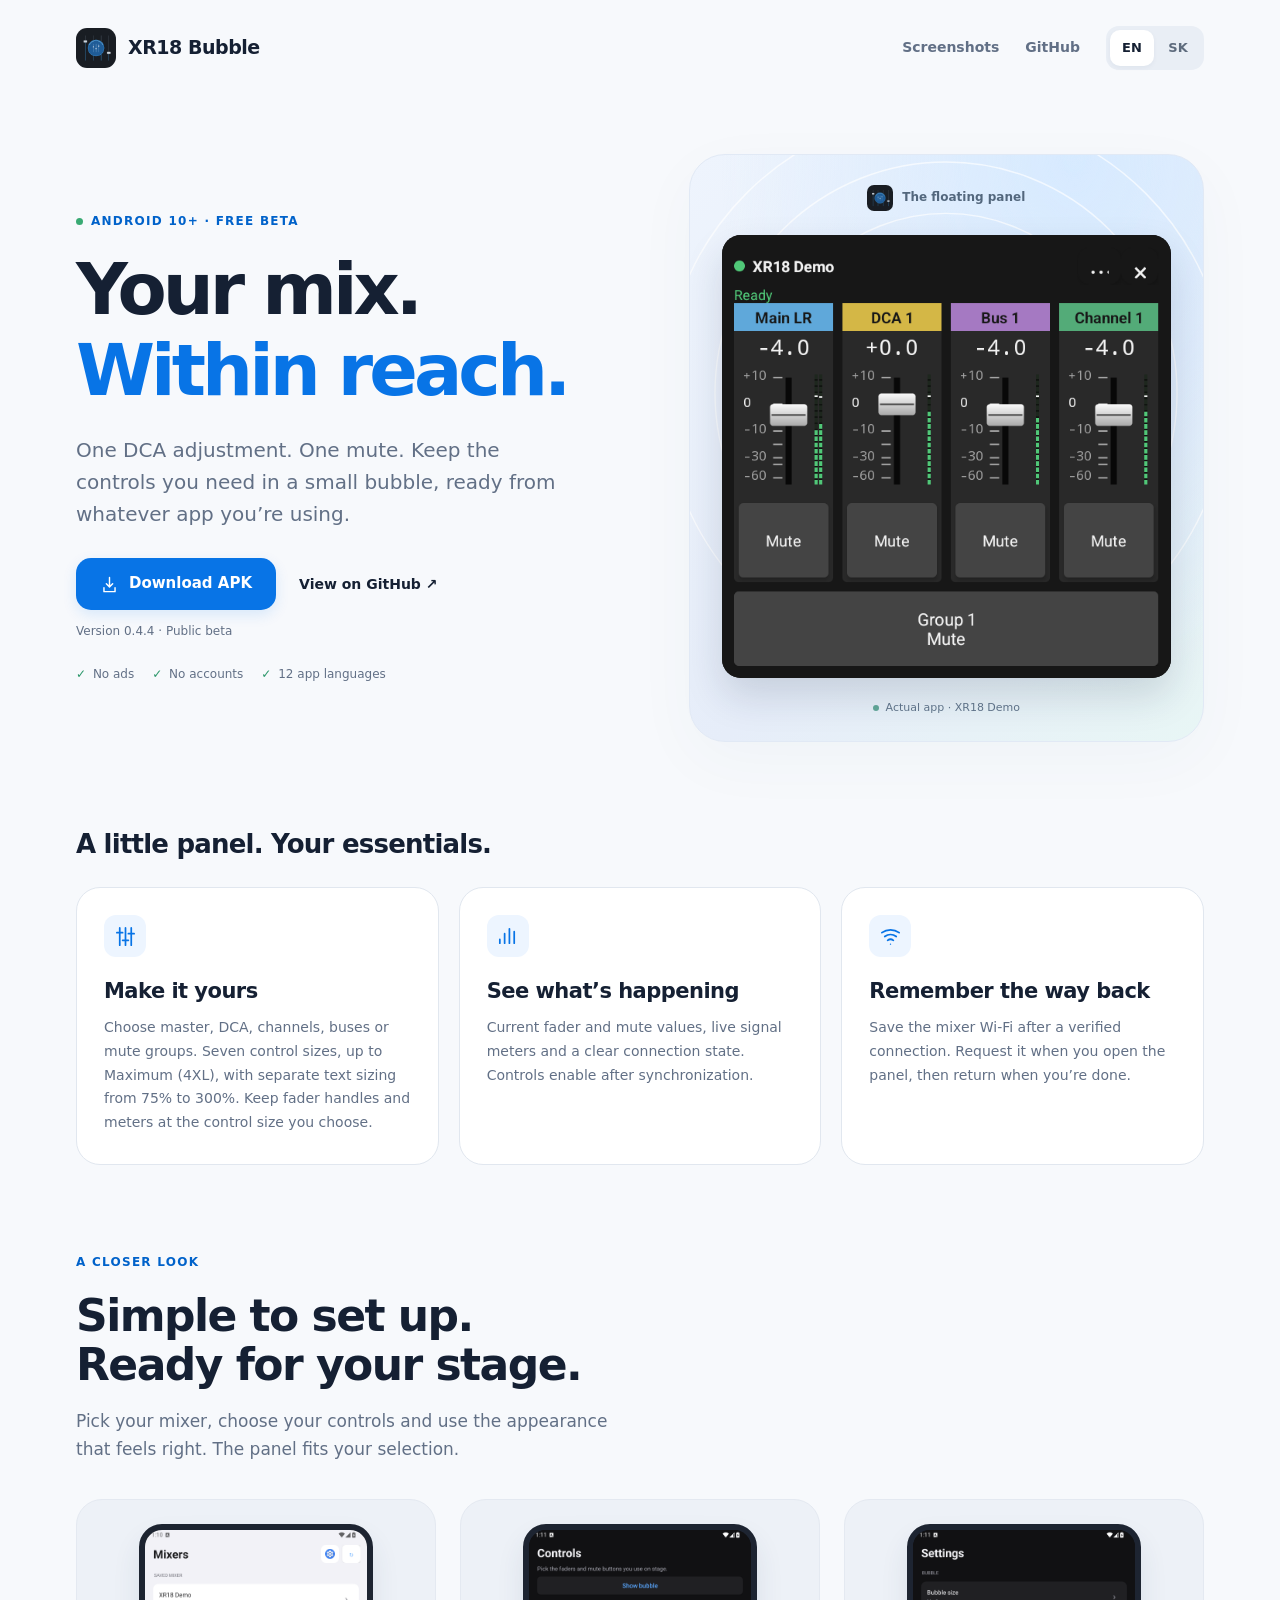
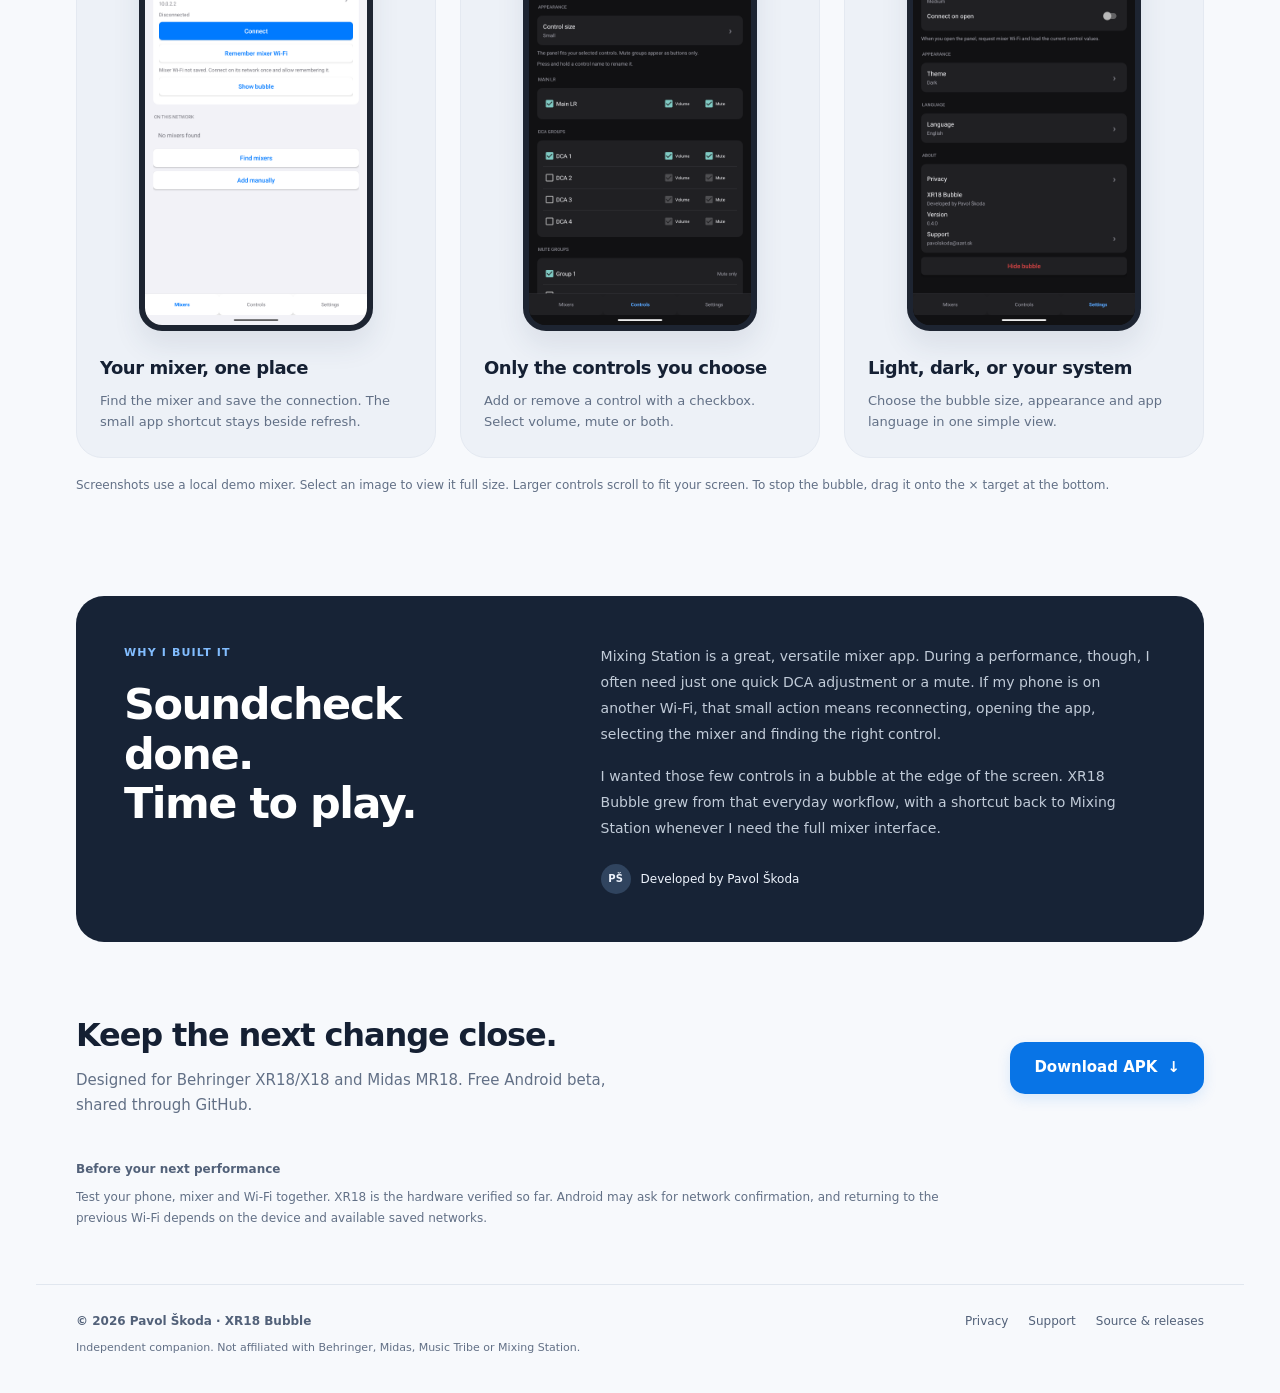
<file: index.html>
<!doctype html>
<html lang="en">
<head>
  <meta charset="utf-8">
  <meta name="viewport" content="width=device-width,initial-scale=1">
  <meta name="description" content="Your essential XR18 mixer controls in a small floating Android panel. Free beta, developed by Pavol Škoda.">
  <meta name="theme-color" content="#f7f9fc">
  <title>XR18 Bubble — Pavol Škoda</title>
  <link rel="canonical" href="https://palkoskoda.github.io/xr18-bubble/">
  <link rel="alternate" hreflang="en" href="https://palkoskoda.github.io/xr18-bubble/">
  <link rel="alternate" hreflang="sk" href="https://palkoskoda.github.io/xr18-bubble/sk/">
  <link rel="alternate" hreflang="x-default" href="https://palkoskoda.github.io/xr18-bubble/">
  <meta property="og:title" content="XR18 Bubble — Pavol Škoda">
  <meta property="og:description" content="Your essential XR18 mixer controls in a small floating Android panel. Free beta, developed by Pavol Škoda.">
  <meta property="og:image" content="https://palkoskoda.github.io/xr18-bubble/assets/feature.png">
  <meta property="og:type" content="website">
  <link rel="icon" href="icon.png">
  <link rel="stylesheet" href="styles.css?v=2">
</head>
<body>
<a class="skip-link" href="#main-content">Skip to content</a>
<header class="site-header shell">
  <a class="brand" href="index.html"><img src="icon.png" alt="" width="40" height="40">XR18 Bubble</a>
  <nav aria-label="Main navigation">
    <a class="nav-secondary" href="#screenshots">Screenshots</a><a class="nav-secondary" href="https://github.com/palkoskoda/xr18-bubble">GitHub</a><div class="language-switch" aria-label="Website language"><a href="index.html" lang="en" hreflang="en" aria-current="page">EN</a><a href="sk/index.html" lang="sk" hreflang="sk">SK</a></div>
  </nav>
</header>
<main id="main-content">
  <section class="hero shell">
    <div class="hero-copy">
      <p class="eyebrow"><span class="status-dot" aria-hidden="true"></span>Android 10+ · Free beta</p>
      <h1>Your mix.<br><span>Within reach.</span></h1>
      <p class="lead">One DCA adjustment. One mute. Keep the controls you need in a small bubble, ready from whatever app you’re using.</p>
      <div class="hero-actions"><a class="button" href="https://github.com/palkoskoda/xr18-bubble/releases/download/v0.4.4-beta/xr18-bubble-0.4.4.apk"><svg viewBox="0 0 24 24" aria-hidden="true"><path d="M12 3v12m-4-4 4 4 4-4M5 16v5h14v-5"/></svg>Download APK</a><a class="text-link" href="https://github.com/palkoskoda/xr18-bubble">View on GitHub <span aria-hidden="true">↗</span></a></div>
      <p class="download-note">Version 0.4.4 · Public beta</p>
      <ul class="trust-list"><li><span aria-hidden="true">✓</span> No ads</li><li><span aria-hidden="true">✓</span> No accounts</li><li><span aria-hidden="true">✓</span> 12 app languages</li></ul>
    </div>
    <figure class="hero-scene">
      <svg class="scene-orbits" viewBox="0 0 600 600" aria-hidden="true"><circle cx="300" cy="300" r="275"/><circle cx="300" cy="300" r="225"/><circle cx="300" cy="300" r="175"/></svg>
      <div class="scene-title"><img src="icon.png" width="26" height="26" alt="">The floating panel</div>
      <a class="native-panel" href="assets/panel.png" aria-label="XR18 Bubble floating panel showing master, DCA, bus and channel faders, signal meters and a mute group."><img src="assets/panel.png" alt="XR18 Bubble floating panel showing master, DCA, bus and channel faders, signal meters and a mute group." width="1080" height="1920" fetchpriority="high"></a>
      <figcaption><span class="demo-dot" aria-hidden="true"></span>Actual app · XR18 Demo</figcaption>
    </figure>
  </section>
  <section class="features shell" aria-labelledby="features-title">
    <h2 id="features-title">A little panel. Your essentials.</h2>
    <div class="feature-grid"><article class="feature-card"><span class="feature-icon"><svg viewBox="0 0 24 24" aria-hidden="true"><path d="M6 3v18M18 3v18M12 3v18M3 8h6m0 8h6m0-7h6"/></svg></span><h3>Make it yours</h3><p>Choose master, DCA, channels, buses or mute groups. Seven control sizes, up to Maximum (4XL), with separate text sizing from 75% to 300%. Keep fader handles and meters at the control size you choose.</p></article>
<article class="feature-card"><span class="feature-icon"><svg viewBox="0 0 24 24" aria-hidden="true"><path d="M4 19v-4m5 4V9m5 10V4m5 15V7"/></svg></span><h3>See what’s happening</h3><p>Current fader and mute values, live signal meters and a clear connection state. Controls enable after synchronization.</p></article>
<article class="feature-card"><span class="feature-icon"><svg viewBox="0 0 24 24" aria-hidden="true"><path d="M3 8a15 15 0 0 1 18 0M6 12a10 10 0 0 1 12 0m-9 4a5 5 0 0 1 6 0"/><circle cx="12" cy="20" r=".7" fill="currentColor" stroke="none"/></svg></span><h3>Remember the way back</h3><p>Save the mixer Wi-Fi after a verified connection. Request it when you open the panel, then return when you’re done.</p></article></div>
  </section>
  <section class="gallery-section shell" id="screenshots" aria-labelledby="gallery-title">
    <div class="section-heading"><p class="eyebrow">A closer look</p><h2 id="gallery-title">Simple to set up.<br>Ready for your stage.</h2><p>Pick your mixer, choose your controls and use the appearance that feels right. The panel fits your selection.</p></div>
    <div class="screenshot-grid"><figure class="screenshot-card"><a class="screen-link" href="assets/en/mixers.png" aria-label="Your mixer, one place"><img src="assets/en/mixers.png" alt="Your mixer, one place" width="1080" height="1920" loading="lazy" decoding="async"></a><figcaption><h3>Your mixer, one place</h3><p>Find the mixer and save the connection. The small app shortcut stays beside refresh.</p></figcaption></figure>
<figure class="screenshot-card"><a class="screen-link" href="assets/en/controls.png" aria-label="Only the controls you choose"><img src="assets/en/controls.png" alt="Only the controls you choose" width="1080" height="1920" loading="lazy" decoding="async"></a><figcaption><h3>Only the controls you choose</h3><p>Add or remove a control with a checkbox. Select volume, mute or both.</p></figcaption></figure>
<figure class="screenshot-card"><a class="screen-link" href="assets/en/settings.png" aria-label="Light, dark, or your system"><img src="assets/en/settings.png" alt="Light, dark, or your system" width="1080" height="1920" loading="lazy" decoding="async"></a><figcaption><h3>Light, dark, or your system</h3><p>Choose the bubble size, appearance and app language in one simple view.</p></figcaption></figure></div>
    <p class="gallery-note">Screenshots use a local demo mixer. Select an image to view it full size. Larger controls scroll to fit your screen. To stop the bubble, drag it onto the × target at the bottom.</p>
  </section>
  <section class="story-section shell" aria-labelledby="story-title">
    <div class="story-card"><div><p class="eyebrow">Why I built it</p><h2 id="story-title">Soundcheck done.<br>Time to play.</h2></div><div class="story-copy"><p>Mixing Station is a great, versatile mixer app. During a performance, though, I often need just one quick DCA adjustment or a mute. If my phone is on another Wi-Fi, that small action means reconnecting, opening the app, selecting the mixer and finding the right control.</p><p>I wanted those few controls in a bubble at the edge of the screen. XR18 Bubble grew from that everyday workflow, with a shortcut back to Mixing Station whenever I need the full mixer interface.</p><p class="author"><span aria-hidden="true">PŠ</span>Developed by Pavol Škoda</p></div></div>
  </section>
  <section class="download-section shell" aria-labelledby="download-title">
    <div><h2 id="download-title">Keep the next change close.</h2><p>Designed for Behringer XR18/X18 and Midas MR18. Free Android beta, shared through GitHub.</p></div><a class="button" href="https://github.com/palkoskoda/xr18-bubble/releases/download/v0.4.4-beta/xr18-bubble-0.4.4.apk">Download APK <span aria-hidden="true">↓</span></a>
  </section>
  <aside class="compatibility shell"><strong>Before your next performance</strong><p>Test your phone, mixer and Wi-Fi together. XR18 is the hardware verified so far. Android may ask for network confirmation, and returning to the previous Wi-Fi depends on the device and available saved networks.</p></aside>
</main>
<footer class="site-footer shell">
  <div><p class="footer-author">© 2026 Pavol Škoda · XR18 Bubble</p><p class="independent">Independent companion. Not affiliated with Behringer, Midas, Music Tribe or Mixing Station.</p></div>
  <nav aria-label="Footer"><a href="privacy.html">Privacy</a><a href="mailto:pavolskoda@azet.sk">Support</a><a href="https://github.com/palkoskoda/xr18-bubble">Source & releases</a></nav>
</footer>
</body>
</html>
</file>
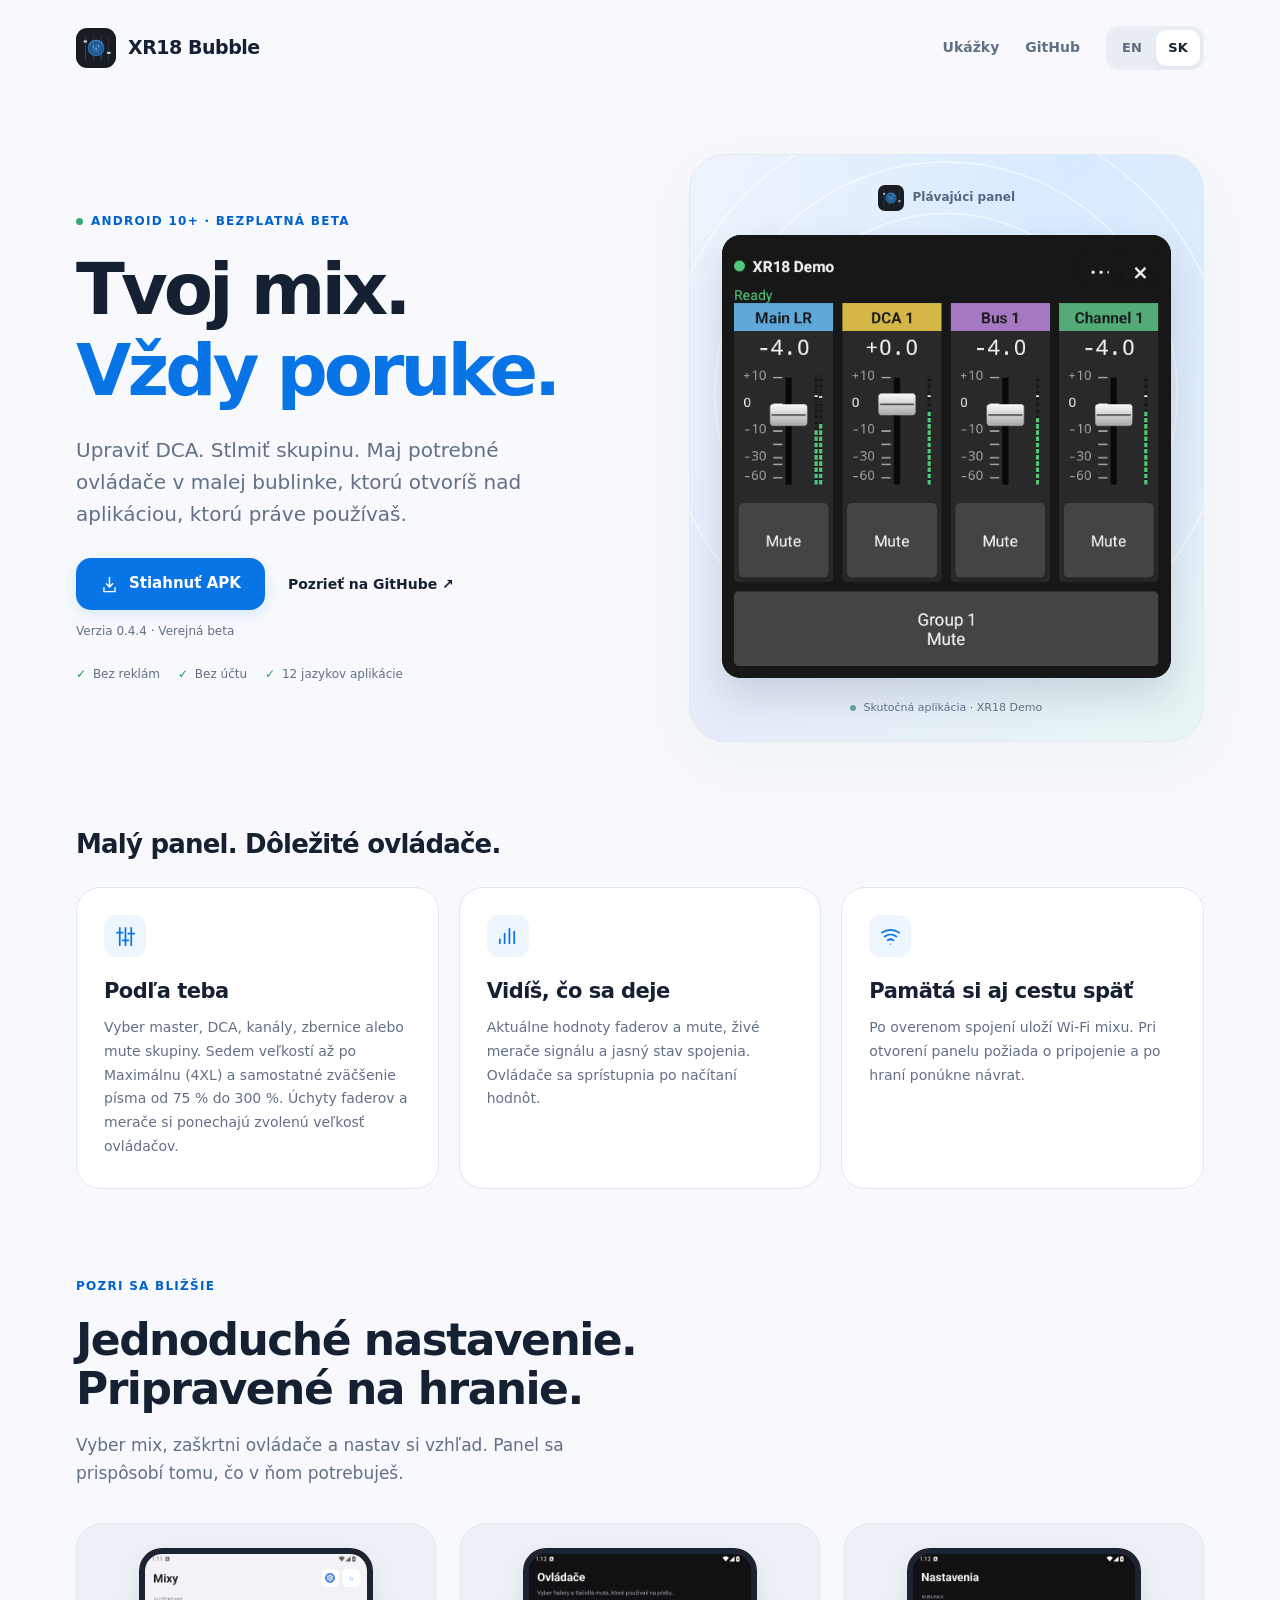
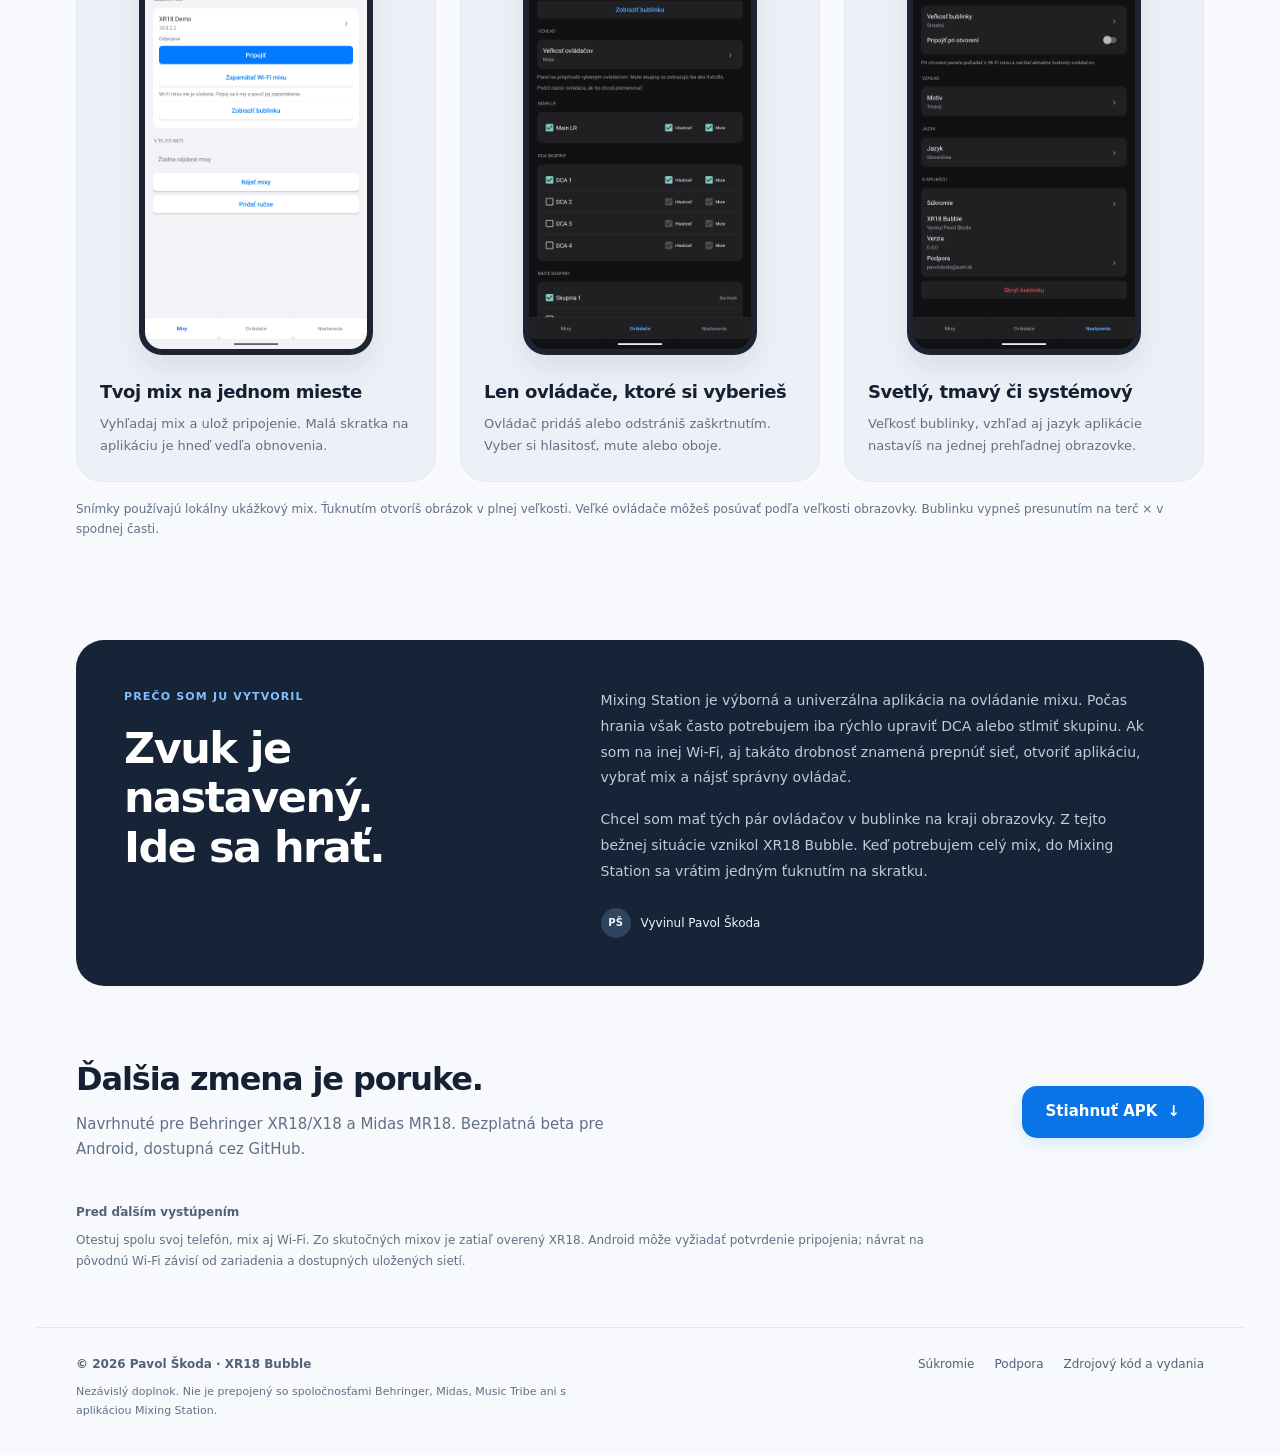
<file: sk/index.html>
<!doctype html>
<html lang="sk">
<head>
  <meta charset="utf-8">
  <meta name="viewport" content="width=device-width,initial-scale=1">
  <meta name="description" content="Dôležité ovládače mixu XR18 v malom plávajúcom paneli pre Android. Bezplatná beta, vyvinul Pavol Škoda.">
  <meta name="theme-color" content="#f7f9fc">
  <title>XR18 Bubble — Pavol Škoda</title>
  <link rel="canonical" href="https://palkoskoda.github.io/xr18-bubble/sk/">
  <link rel="alternate" hreflang="en" href="https://palkoskoda.github.io/xr18-bubble/">
  <link rel="alternate" hreflang="sk" href="https://palkoskoda.github.io/xr18-bubble/sk/">
  <link rel="alternate" hreflang="x-default" href="https://palkoskoda.github.io/xr18-bubble/">
  <meta property="og:title" content="XR18 Bubble — Pavol Škoda">
  <meta property="og:description" content="Dôležité ovládače mixu XR18 v malom plávajúcom paneli pre Android. Bezplatná beta, vyvinul Pavol Škoda.">
  <meta property="og:image" content="https://palkoskoda.github.io/xr18-bubble/assets/feature.png">
  <meta property="og:type" content="website">
  <link rel="icon" href="../icon.png">
  <link rel="stylesheet" href="../styles.css?v=2">
</head>
<body>
<a class="skip-link" href="#main-content">Prejsť na obsah</a>
<header class="site-header shell">
  <a class="brand" href="index.html"><img src="../icon.png" alt="" width="40" height="40">XR18 Bubble</a>
  <nav aria-label="Hlavná navigácia">
    <a class="nav-secondary" href="#screenshots">Ukážky</a><a class="nav-secondary" href="https://github.com/palkoskoda/xr18-bubble">GitHub</a><div class="language-switch" aria-label="Jazyk webu"><a href="../index.html" lang="en" hreflang="en">EN</a><a href="index.html" lang="sk" hreflang="sk" aria-current="page">SK</a></div>
  </nav>
</header>
<main id="main-content">
  <section class="hero shell">
    <div class="hero-copy">
      <p class="eyebrow"><span class="status-dot" aria-hidden="true"></span>Android 10+ · Bezplatná beta</p>
      <h1>Tvoj mix.<br><span>Vždy poruke.</span></h1>
      <p class="lead">Upraviť DCA. Stlmiť skupinu. Maj potrebné ovládače v malej bublinke, ktorú otvoríš nad aplikáciou, ktorú práve používaš.</p>
      <div class="hero-actions"><a class="button" href="https://github.com/palkoskoda/xr18-bubble/releases/download/v0.4.4-beta/xr18-bubble-0.4.4.apk"><svg viewBox="0 0 24 24" aria-hidden="true"><path d="M12 3v12m-4-4 4 4 4-4M5 16v5h14v-5"/></svg>Stiahnuť APK</a><a class="text-link" href="https://github.com/palkoskoda/xr18-bubble">Pozrieť na GitHube <span aria-hidden="true">↗</span></a></div>
      <p class="download-note">Verzia 0.4.4 · Verejná beta</p>
      <ul class="trust-list"><li><span aria-hidden="true">✓</span> Bez reklám</li><li><span aria-hidden="true">✓</span> Bez účtu</li><li><span aria-hidden="true">✓</span> 12 jazykov aplikácie</li></ul>
    </div>
    <figure class="hero-scene">
      <svg class="scene-orbits" viewBox="0 0 600 600" aria-hidden="true"><circle cx="300" cy="300" r="275"/><circle cx="300" cy="300" r="225"/><circle cx="300" cy="300" r="175"/></svg>
      <div class="scene-title"><img src="../icon.png" width="26" height="26" alt="">Plávajúci panel</div>
      <a class="native-panel" href="../assets/panel.png" aria-label="Plávajúci panel XR18 Bubble s fadermi mastera, DCA, zbernice a kanála, meračmi signálu a tlačidlom mute skupiny."><img src="../assets/panel.png" alt="Plávajúci panel XR18 Bubble s fadermi mastera, DCA, zbernice a kanála, meračmi signálu a tlačidlom mute skupiny." width="1080" height="1920" fetchpriority="high"></a>
      <figcaption><span class="demo-dot" aria-hidden="true"></span>Skutočná aplikácia · XR18 Demo</figcaption>
    </figure>
  </section>
  <section class="features shell" aria-labelledby="features-title">
    <h2 id="features-title">Malý panel. Dôležité ovládače.</h2>
    <div class="feature-grid"><article class="feature-card"><span class="feature-icon"><svg viewBox="0 0 24 24" aria-hidden="true"><path d="M6 3v18M18 3v18M12 3v18M3 8h6m0 8h6m0-7h6"/></svg></span><h3>Podľa teba</h3><p>Vyber master, DCA, kanály, zbernice alebo mute skupiny. Sedem veľkostí až po Maximálnu (4XL) a samostatné zväčšenie písma od 75 % do 300 %. Úchyty faderov a merače si ponechajú zvolenú veľkosť ovládačov.</p></article>
<article class="feature-card"><span class="feature-icon"><svg viewBox="0 0 24 24" aria-hidden="true"><path d="M4 19v-4m5 4V9m5 10V4m5 15V7"/></svg></span><h3>Vidíš, čo sa deje</h3><p>Aktuálne hodnoty faderov a mute, živé merače signálu a jasný stav spojenia. Ovládače sa sprístupnia po načítaní hodnôt.</p></article>
<article class="feature-card"><span class="feature-icon"><svg viewBox="0 0 24 24" aria-hidden="true"><path d="M3 8a15 15 0 0 1 18 0M6 12a10 10 0 0 1 12 0m-9 4a5 5 0 0 1 6 0"/><circle cx="12" cy="20" r=".7" fill="currentColor" stroke="none"/></svg></span><h3>Pamätá si aj cestu späť</h3><p>Po overenom spojení uloží Wi-Fi mixu. Pri otvorení panelu požiada o pripojenie a po hraní ponúkne návrat.</p></article></div>
  </section>
  <section class="gallery-section shell" id="screenshots" aria-labelledby="gallery-title">
    <div class="section-heading"><p class="eyebrow">Pozri sa bližšie</p><h2 id="gallery-title">Jednoduché nastavenie.<br>Pripravené na hranie.</h2><p>Vyber mix, zaškrtni ovládače a nastav si vzhľad. Panel sa prispôsobí tomu, čo v ňom potrebuješ.</p></div>
    <div class="screenshot-grid"><figure class="screenshot-card"><a class="screen-link" href="../assets/sk/mixers.png" aria-label="Tvoj mix na jednom mieste"><img src="../assets/sk/mixers.png" alt="Tvoj mix na jednom mieste" width="1080" height="1920" loading="lazy" decoding="async"></a><figcaption><h3>Tvoj mix na jednom mieste</h3><p>Vyhľadaj mix a ulož pripojenie. Malá skratka na aplikáciu je hneď vedľa obnovenia.</p></figcaption></figure>
<figure class="screenshot-card"><a class="screen-link" href="../assets/sk/controls.png" aria-label="Len ovládače, ktoré si vyberieš"><img src="../assets/sk/controls.png" alt="Len ovládače, ktoré si vyberieš" width="1080" height="1920" loading="lazy" decoding="async"></a><figcaption><h3>Len ovládače, ktoré si vyberieš</h3><p>Ovládač pridáš alebo odstrániš zaškrtnutím. Vyber si hlasitosť, mute alebo oboje.</p></figcaption></figure>
<figure class="screenshot-card"><a class="screen-link" href="../assets/sk/settings.png" aria-label="Svetlý, tmavý či systémový"><img src="../assets/sk/settings.png" alt="Svetlý, tmavý či systémový" width="1080" height="1920" loading="lazy" decoding="async"></a><figcaption><h3>Svetlý, tmavý či systémový</h3><p>Veľkosť bublinky, vzhľad aj jazyk aplikácie nastavíš na jednej prehľadnej obrazovke.</p></figcaption></figure></div>
    <p class="gallery-note">Snímky používajú lokálny ukážkový mix. Ťuknutím otvoríš obrázok v plnej veľkosti. Veľké ovládače môžeš posúvať podľa veľkosti obrazovky. Bublinku vypneš presunutím na terč × v spodnej časti.</p>
  </section>
  <section class="story-section shell" aria-labelledby="story-title">
    <div class="story-card"><div><p class="eyebrow">Prečo som ju vytvoril</p><h2 id="story-title">Zvuk je nastavený.<br>Ide sa hrať.</h2></div><div class="story-copy"><p>Mixing Station je výborná a univerzálna aplikácia na ovládanie mixu. Počas hrania však často potrebujem iba rýchlo upraviť DCA alebo stlmiť skupinu. Ak som na inej Wi-Fi, aj takáto drobnosť znamená prepnúť sieť, otvoriť aplikáciu, vybrať mix a nájsť správny ovládač.</p><p>Chcel som mať tých pár ovládačov v bublinke na kraji obrazovky. Z tejto bežnej situácie vznikol XR18 Bubble. Keď potrebujem celý mix, do Mixing Station sa vrátim jedným ťuknutím na skratku.</p><p class="author"><span aria-hidden="true">PŠ</span>Vyvinul Pavol Škoda</p></div></div>
  </section>
  <section class="download-section shell" aria-labelledby="download-title">
    <div><h2 id="download-title">Ďalšia zmena je poruke.</h2><p>Navrhnuté pre Behringer XR18/X18 a Midas MR18. Bezplatná beta pre Android, dostupná cez GitHub.</p></div><a class="button" href="https://github.com/palkoskoda/xr18-bubble/releases/download/v0.4.4-beta/xr18-bubble-0.4.4.apk">Stiahnuť APK <span aria-hidden="true">↓</span></a>
  </section>
  <aside class="compatibility shell"><strong>Pred ďalším vystúpením</strong><p>Otestuj spolu svoj telefón, mix aj Wi-Fi. Zo skutočných mixov je zatiaľ overený XR18. Android môže vyžiadať potvrdenie pripojenia; návrat na pôvodnú Wi-Fi závisí od zariadenia a dostupných uložených sietí.</p></aside>
</main>
<footer class="site-footer shell">
  <div><p class="footer-author">© 2026 Pavol Škoda · XR18 Bubble</p><p class="independent">Nezávislý doplnok. Nie je prepojený so spoločnosťami Behringer, Midas, Music Tribe ani s aplikáciou Mixing Station.</p></div>
  <nav aria-label="Päta stránky"><a href="privacy.html">Súkromie</a><a href="mailto:pavolskoda@azet.sk">Podpora</a><a href="https://github.com/palkoskoda/xr18-bubble">Zdrojový kód a vydania</a></nav>
</footer>
</body>
</html>
</file>
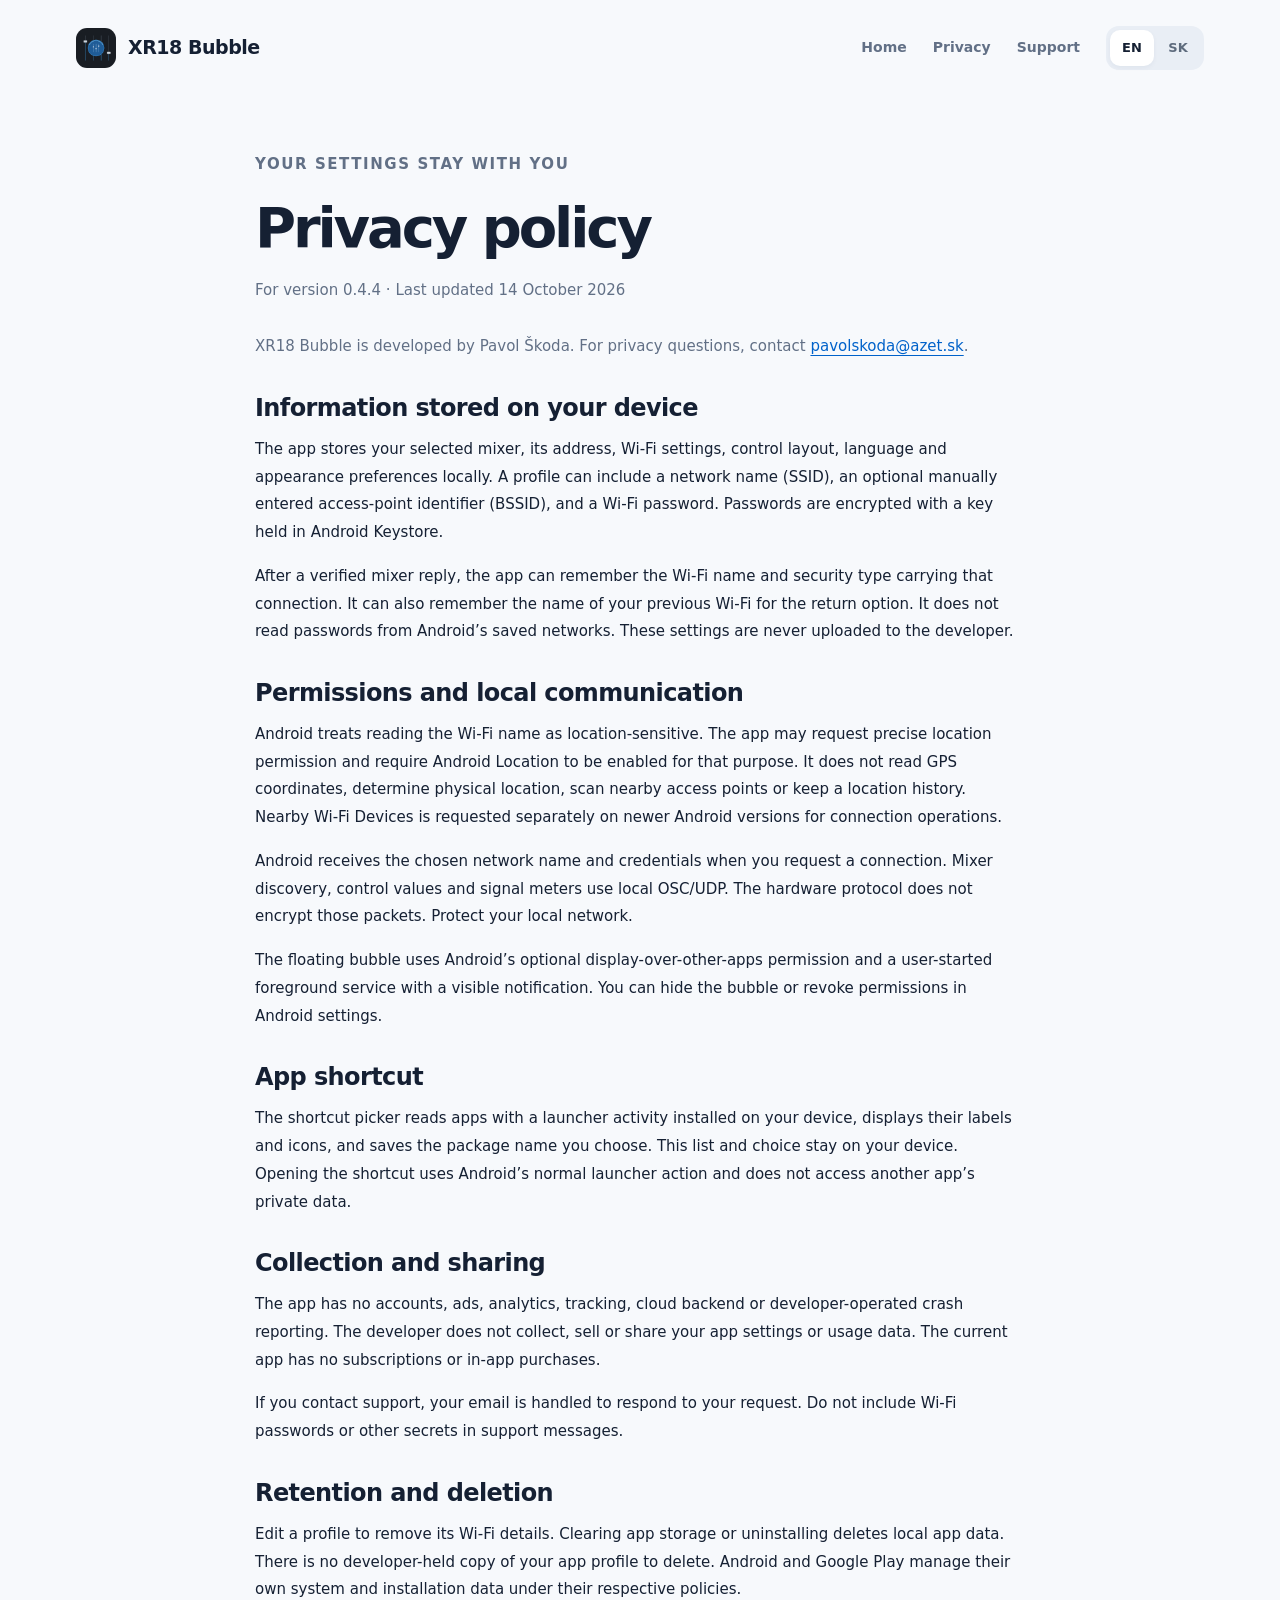
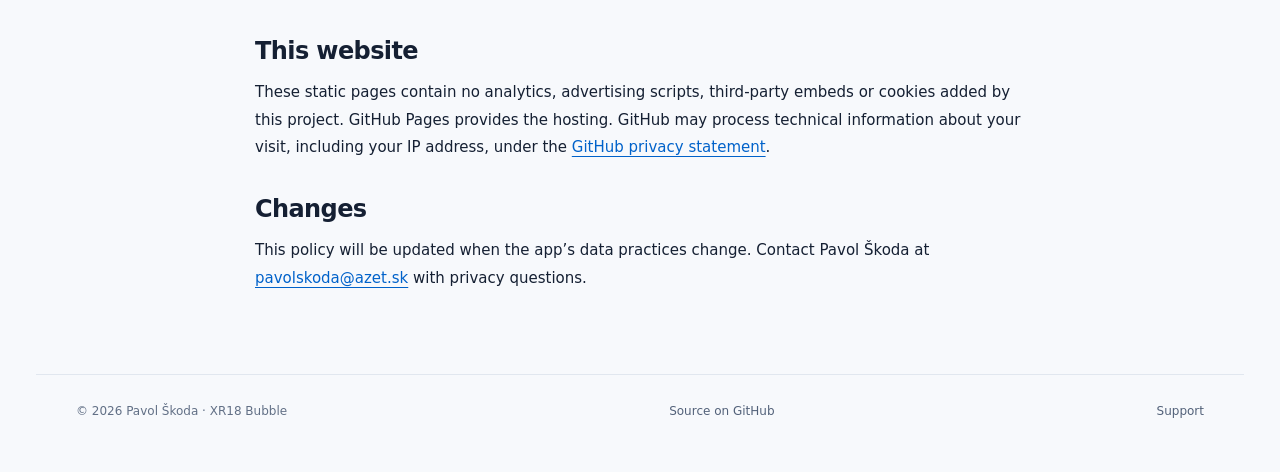
<file: privacy.html>
<!doctype html>
<html lang="en">
<head>
  <meta charset="utf-8">
  <meta name="viewport" content="width=device-width, initial-scale=1">
  <meta name="description" content="How XR18 Bubble handles local mixer settings, Wi-Fi details and app permissions.">
  <title>Privacy — XR18 Bubble</title>
  <link rel="canonical" href="https://palkoskoda.github.io/xr18-bubble/privacy.html">
  <link rel="alternate" hreflang="en" href="https://palkoskoda.github.io/xr18-bubble/privacy.html">
  <link rel="alternate" hreflang="sk" href="https://palkoskoda.github.io/xr18-bubble/sk/privacy.html">
  <link rel="icon" href="icon.png">
  <link rel="stylesheet" href="styles.css?v=2">
</head>
<body class="legal-page">
  <header class="site-header shell">
    <a class="brand" href="index.html"><img src="icon.png" width="40" height="40" alt="">XR18 Bubble</a>
    <nav aria-label="Main navigation">
      <a href="index.html">Home</a>
      <a href="privacy.html" aria-current="page">Privacy</a>
      <a href="mailto:pavolskoda@azet.sk">Support</a>
      <div class="language-switch" aria-label="Language">
        <a href="privacy.html" hreflang="en" lang="en" aria-current="page">EN</a>
        <a href="sk/privacy.html" hreflang="sk" lang="sk">SK</a>
      </div>
    </nav>
  </header>
  <main class="legal shell">
    <p class="eyebrow">Your settings stay with you</p>
    <h1>Privacy policy</h1>
    <p class="legal-meta">For version 0.4.4 · Last updated 14 October 2026</p>
    <p>XR18 Bubble is developed by Pavol Škoda. For privacy questions, contact <a href="mailto:pavolskoda@azet.sk">pavolskoda@azet.sk</a>.</p>
    <section>
      <h2>Information stored on your device</h2>
      <p>The app stores your selected mixer, its address, Wi-Fi settings, control layout, language and appearance preferences locally. A profile can include a network name (SSID), an optional manually entered access-point identifier (BSSID), and a Wi-Fi password. Passwords are encrypted with a key held in Android Keystore.</p>
      <p>After a verified mixer reply, the app can remember the Wi-Fi name and security type carrying that connection. It can also remember the name of your previous Wi-Fi for the return option. It does not read passwords from Android’s saved networks. These settings are never uploaded to the developer.</p>
    </section>
    <section>
      <h2>Permissions and local communication</h2>
      <p>Android treats reading the Wi-Fi name as location-sensitive. The app may request precise location permission and require Android Location to be enabled for that purpose. It does not read GPS coordinates, determine physical location, scan nearby access points or keep a location history. Nearby Wi-Fi Devices is requested separately on newer Android versions for connection operations.</p>
      <p>Android receives the chosen network name and credentials when you request a connection. Mixer discovery, control values and signal meters use local OSC/UDP. The hardware protocol does not encrypt those packets. Protect your local network.</p>
      <p>The floating bubble uses Android’s optional display-over-other-apps permission and a user-started foreground service with a visible notification. You can hide the bubble or revoke permissions in Android settings.</p>
    </section>
    <section>
      <h2>App shortcut</h2>
      <p>The shortcut picker reads apps with a launcher activity installed on your device, displays their labels and icons, and saves the package name you choose. This list and choice stay on your device. Opening the shortcut uses Android’s normal launcher action and does not access another app’s private data.</p>
    </section>
    <section>
      <h2>Collection and sharing</h2>
      <p>The app has no accounts, ads, analytics, tracking, cloud backend or developer-operated crash reporting. The developer does not collect, sell or share your app settings or usage data. The current app has no subscriptions or in-app purchases.</p>
      <p>If you contact support, your email is handled to respond to your request. Do not include Wi-Fi passwords or other secrets in support messages.</p>
    </section>
    <section>
      <h2>Retention and deletion</h2>
      <p>Edit a profile to remove its Wi-Fi details. Clearing app storage or uninstalling deletes local app data. There is no developer-held copy of your app profile to delete. Android and Google Play manage their own system and installation data under their respective policies.</p>
    </section>
    <section>
      <h2>This website</h2>
      <p>These static pages contain no analytics, advertising scripts, third-party embeds or cookies added by this project. GitHub Pages provides the hosting. GitHub may process technical information about your visit, including your IP address, under the <a href="https://docs.github.com/en/site-policy/privacy-policies/github-general-privacy-statement">GitHub privacy statement</a>.</p>
    </section>
    <section>
      <h2>Changes</h2>
      <p>This policy will be updated when the app’s data practices change. Contact Pavol Škoda at <a href="mailto:pavolskoda@azet.sk">pavolskoda@azet.sk</a> with privacy questions.</p>
    </section>
  </main>
  <footer class="site-footer shell">
    <p>© 2026 Pavol Škoda · XR18 Bubble</p>
    <a href="https://github.com/palkoskoda/xr18-bubble">Source on GitHub</a>
    <a href="mailto:pavolskoda@azet.sk">Support</a>
  </footer>
</body>
</html>
</file>
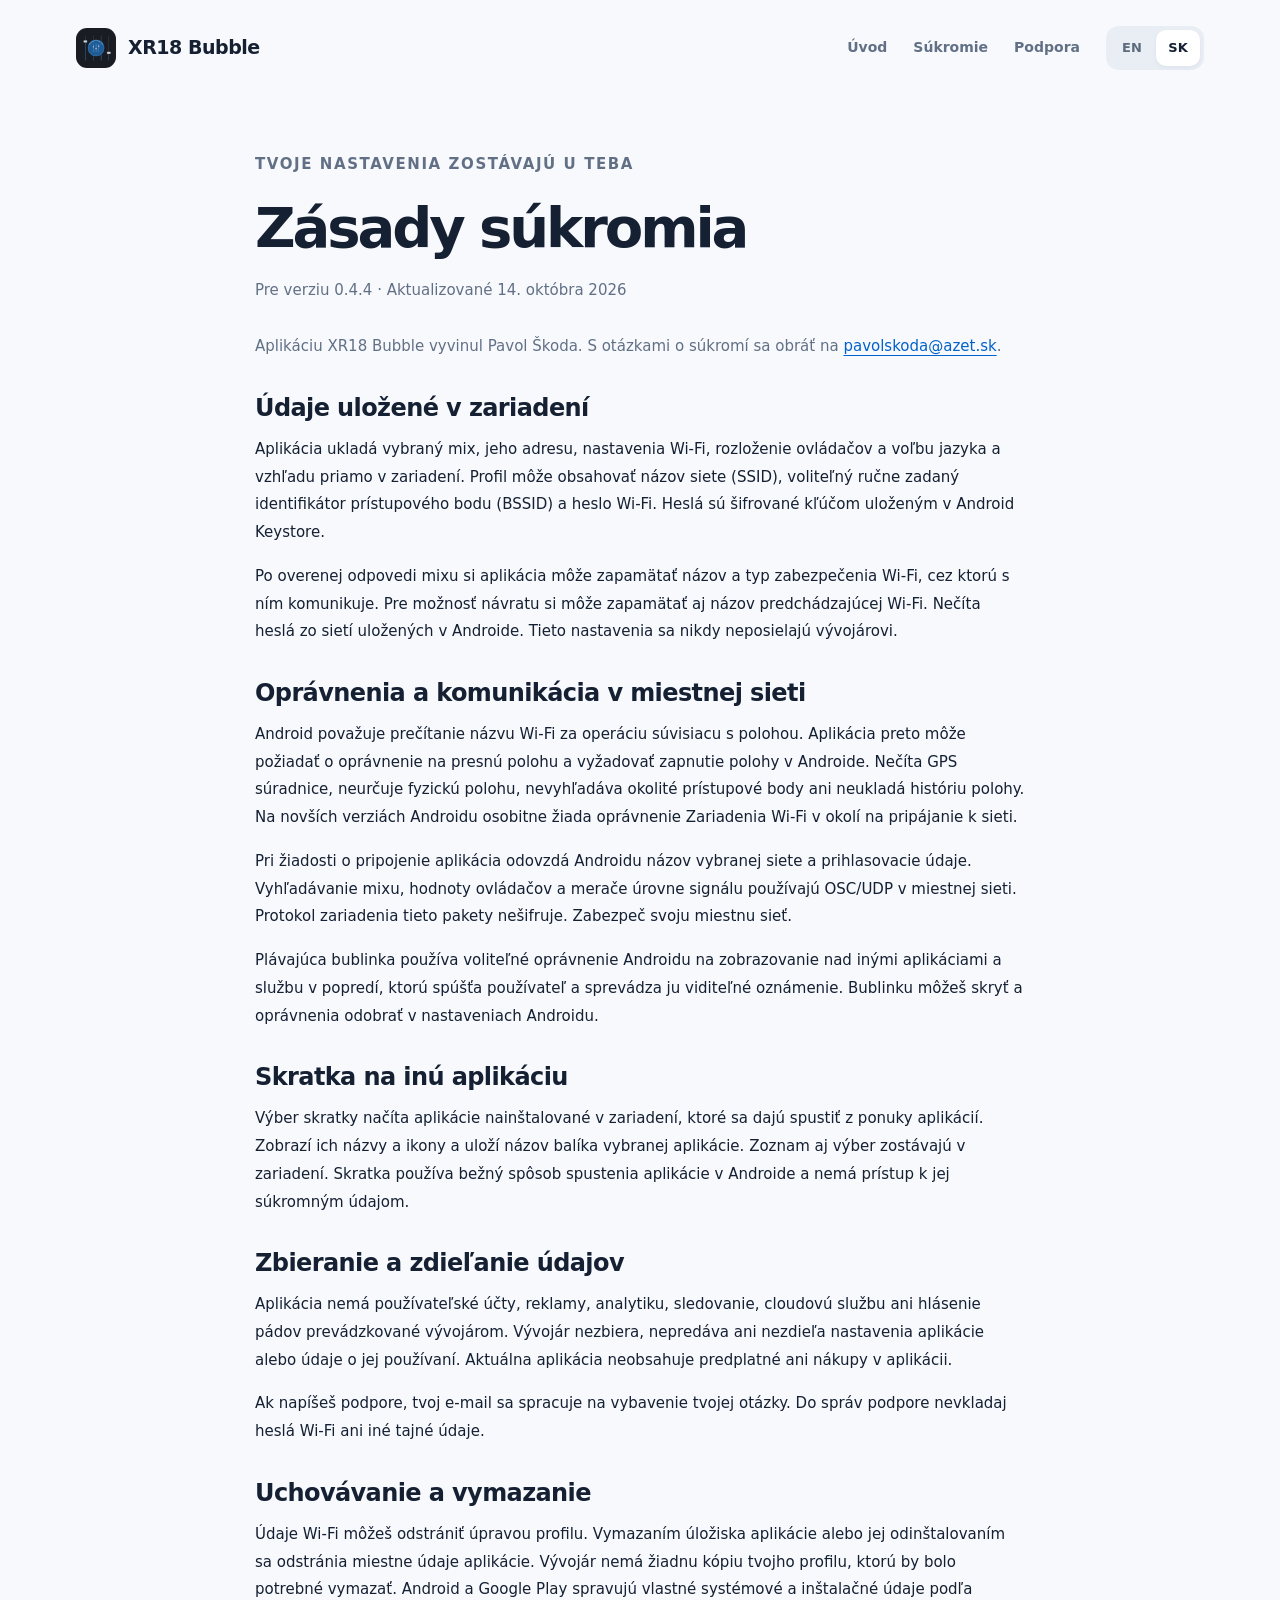
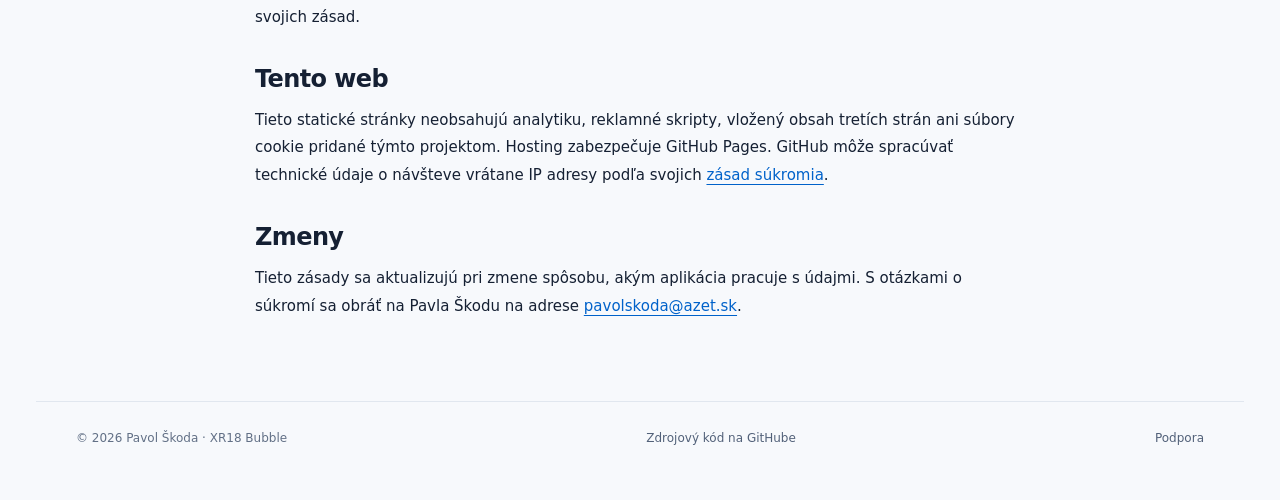
<file: sk/privacy.html>
<!doctype html>
<html lang="sk">
<head>
  <meta charset="utf-8">
  <meta name="viewport" content="width=device-width, initial-scale=1">
  <meta name="description" content="Ako XR18 Bubble pracuje s miestnymi nastaveniami mixu, údajmi Wi-Fi a oprávneniami aplikácie.">
  <title>Súkromie — XR18 Bubble</title>
  <link rel="canonical" href="https://palkoskoda.github.io/xr18-bubble/sk/privacy.html">
  <link rel="alternate" hreflang="en" href="https://palkoskoda.github.io/xr18-bubble/privacy.html">
  <link rel="alternate" hreflang="sk" href="https://palkoskoda.github.io/xr18-bubble/sk/privacy.html">
  <link rel="icon" href="../icon.png">
  <link rel="stylesheet" href="../styles.css?v=2">
</head>
<body class="legal-page">
  <header class="site-header shell">
    <a class="brand" href="index.html"><img src="../icon.png" width="40" height="40" alt="">XR18 Bubble</a>
    <nav aria-label="Hlavná navigácia">
      <a href="index.html">Úvod</a>
      <a href="privacy.html" aria-current="page">Súkromie</a>
      <a href="mailto:pavolskoda@azet.sk">Podpora</a>
      <div class="language-switch" aria-label="Jazyk">
        <a href="../privacy.html" hreflang="en" lang="en">EN</a>
        <a href="privacy.html" hreflang="sk" lang="sk" aria-current="page">SK</a>
      </div>
    </nav>
  </header>
  <main class="legal shell">
    <p class="eyebrow">Tvoje nastavenia zostávajú u teba</p>
    <h1>Zásady súkromia</h1>
    <p class="legal-meta">Pre verziu 0.4.4 · Aktualizované 14. októbra 2026</p>
    <p>Aplikáciu XR18 Bubble vyvinul Pavol Škoda. S otázkami o súkromí sa obráť na <a href="mailto:pavolskoda@azet.sk">pavolskoda@azet.sk</a>.</p>
    <section>
      <h2>Údaje uložené v zariadení</h2>
      <p>Aplikácia ukladá vybraný mix, jeho adresu, nastavenia Wi-Fi, rozloženie ovládačov a voľbu jazyka a vzhľadu priamo v zariadení. Profil môže obsahovať názov siete (SSID), voliteľný ručne zadaný identifikátor prístupového bodu (BSSID) a heslo Wi-Fi. Heslá sú šifrované kľúčom uloženým v Android Keystore.</p>
      <p>Po overenej odpovedi mixu si aplikácia môže zapamätať názov a typ zabezpečenia Wi-Fi, cez ktorú s ním komunikuje. Pre možnosť návratu si môže zapamätať aj názov predchádzajúcej Wi-Fi. Nečíta heslá zo sietí uložených v Androide. Tieto nastavenia sa nikdy neposielajú vývojárovi.</p>
    </section>
    <section>
      <h2>Oprávnenia a komunikácia v miestnej sieti</h2>
      <p>Android považuje prečítanie názvu Wi-Fi za operáciu súvisiacu s polohou. Aplikácia preto môže požiadať o oprávnenie na presnú polohu a vyžadovať zapnutie polohy v Androide. Nečíta GPS súradnice, neurčuje fyzickú polohu, nevyhľadáva okolité prístupové body ani neukladá históriu polohy. Na novších verziách Androidu osobitne žiada oprávnenie Zariadenia Wi-Fi v okolí na pripájanie k sieti.</p>
      <p>Pri žiadosti o pripojenie aplikácia odovzdá Androidu názov vybranej siete a prihlasovacie údaje. Vyhľadávanie mixu, hodnoty ovládačov a merače úrovne signálu používajú OSC/UDP v miestnej sieti. Protokol zariadenia tieto pakety nešifruje. Zabezpeč svoju miestnu sieť.</p>
      <p>Plávajúca bublinka používa voliteľné oprávnenie Androidu na zobrazovanie nad inými aplikáciami a službu v popredí, ktorú spúšťa používateľ a sprevádza ju viditeľné oznámenie. Bublinku môžeš skryť a oprávnenia odobrať v nastaveniach Androidu.</p>
    </section>
    <section>
      <h2>Skratka na inú aplikáciu</h2>
      <p>Výber skratky načíta aplikácie nainštalované v zariadení, ktoré sa dajú spustiť z ponuky aplikácií. Zobrazí ich názvy a ikony a uloží názov balíka vybranej aplikácie. Zoznam aj výber zostávajú v zariadení. Skratka používa bežný spôsob spustenia aplikácie v Androide a nemá prístup k jej súkromným údajom.</p>
    </section>
    <section>
      <h2>Zbieranie a zdieľanie údajov</h2>
      <p>Aplikácia nemá používateľské účty, reklamy, analytiku, sledovanie, cloudovú službu ani hlásenie pádov prevádzkované vývojárom. Vývojár nezbiera, nepredáva ani nezdieľa nastavenia aplikácie alebo údaje o jej používaní. Aktuálna aplikácia neobsahuje predplatné ani nákupy v aplikácii.</p>
      <p>Ak napíšeš podpore, tvoj e-mail sa spracuje na vybavenie tvojej otázky. Do správ podpore nevkladaj heslá Wi-Fi ani iné tajné údaje.</p>
    </section>
    <section>
      <h2>Uchovávanie a vymazanie</h2>
      <p>Údaje Wi-Fi môžeš odstrániť úpravou profilu. Vymazaním úložiska aplikácie alebo jej odinštalovaním sa odstránia miestne údaje aplikácie. Vývojár nemá žiadnu kópiu tvojho profilu, ktorú by bolo potrebné vymazať. Android a Google Play spravujú vlastné systémové a inštalačné údaje podľa svojich zásad.</p>
    </section>
    <section>
      <h2>Tento web</h2>
      <p>Tieto statické stránky neobsahujú analytiku, reklamné skripty, vložený obsah tretích strán ani súbory cookie pridané týmto projektom. Hosting zabezpečuje GitHub Pages. GitHub môže spracúvať technické údaje o návšteve vrátane IP adresy podľa svojich <a href="https://docs.github.com/en/site-policy/privacy-policies/github-general-privacy-statement">zásad súkromia</a>.</p>
    </section>
    <section>
      <h2>Zmeny</h2>
      <p>Tieto zásady sa aktualizujú pri zmene spôsobu, akým aplikácia pracuje s údajmi. S otázkami o súkromí sa obráť na Pavla Škodu na adrese <a href="mailto:pavolskoda@azet.sk">pavolskoda@azet.sk</a>.</p>
    </section>
  </main>
  <footer class="site-footer shell">
    <p>© 2026 Pavol Škoda · XR18 Bubble</p>
    <a href="https://github.com/palkoskoda/xr18-bubble">Zdrojový kód na GitHube</a>
    <a href="mailto:pavolskoda@azet.sk">Podpora</a>
  </footer>
</body>
</html>
</file>
<file: styles.css>
:root{color-scheme:light;--page:#f7f9fc;--surface:#fff;--ink:#152033;--muted:#627086;--line:#e1e7ef;--blue:#0874e6;--blue-dark:#0062ca;--radius:24px;font-family:system-ui,-apple-system,BlinkMacSystemFont,"Segoe UI",sans-serif}
*{box-sizing:border-box}html{scroll-behavior:smooth;scroll-padding-top:24px}body{margin:0;background:var(--page);color:var(--ink);font-size:16px;line-height:1.65;-webkit-font-smoothing:antialiased}a{color:var(--blue-dark);text-underline-offset:4px}img{display:block;max-width:100%;height:auto}svg{display:block}p{margin:0 0 16px}h1,h2,h3{line-height:1.12;letter-spacing:-.035em;margin:0;font-weight:720}h2{font-size:clamp(30px,3.5vw,44px)}h3{font-size:21px;letter-spacing:-.025em}.shell{max-width:1208px;margin-inline:auto;padding-inline:40px}.skip-link{position:absolute;left:16px;top:-100px;z-index:10;background:var(--ink);color:white;padding:10px 18px;border-radius:12px}.skip-link:focus{top:12px}:focus-visible{outline:3px solid var(--blue);outline-offset:5px}
.site-header{display:flex;align-items:center;justify-content:space-between;gap:24px;padding-block:26px}.brand{display:flex;align-items:center;gap:12px;font-weight:730;letter-spacing:-.025em;text-decoration:none;color:var(--ink);font-size:19px;white-space:nowrap}.brand img{width:40px;height:40px;border-radius:11px}.site-header nav{display:flex;align-items:center;gap:26px;font-size:14px;font-weight:600}.site-header nav>a{color:var(--muted);text-decoration:none}.site-header nav>a:hover{color:var(--ink)}.language-switch{display:flex;padding:4px;background:#e9eef5;border-radius:13px;gap:2px}.language-switch a{display:flex;align-items:center;justify-content:center;width:44px;min-height:36px;border-radius:10px;text-decoration:none;color:#5e6b7d;font-size:13px;font-weight:700}.language-switch a[aria-current=page]{background:white;color:var(--ink);box-shadow:0 2px 5px #1830550c}
.hero{display:grid;grid-template-columns:1.08fr 1fr;gap:56px;align-items:center;padding-top:58px;padding-bottom:88px}.eyebrow{font-size:12px;letter-spacing:.105em;text-transform:uppercase;font-weight:730;color:var(--blue-dark);display:flex;align-items:center;gap:8px;margin-bottom:18px}.status-dot,.demo-dot{display:inline-block;width:7px;height:7px;border-radius:50%;background:#39aa73;flex-shrink:0}h1{font-size:clamp(46px,5.6vw,76px);letter-spacing:-.055em;margin-bottom:24px}h1 span{color:var(--blue)}.lead{font-size:20px;line-height:1.6;color:var(--muted);max-width:480px;margin-bottom:28px}.hero-actions{display:flex;gap:23px;align-items:center;flex-wrap:wrap}.button{display:inline-flex;align-items:center;justify-content:center;gap:10px;min-height:52px;padding:14px 23px;background:var(--blue);border:1px solid transparent;border-radius:15px;color:#fff;text-decoration:none;font-weight:680;font-size:15px;line-height:1.3;box-shadow:0 5px 14px #0879ee20;transition:background .18s,transform .18s}.button:hover{background:var(--blue-dark);transform:translateY(-1px)}.button svg{width:19px;height:19px;fill:none;stroke:currentColor;stroke-width:1.8;stroke-linecap:round;stroke-linejoin:round}.text-link{font-weight:630;font-size:14px;color:var(--ink);text-decoration:none}.text-link:hover{text-decoration:underline}.download-note{font-size:12px;color:var(--muted);margin-top:12px;margin-bottom:23px}.trust-list{display:flex;gap:18px;flex-wrap:wrap;list-style:none;padding:0;margin:0;font-size:12px;color:var(--muted)}.trust-list span{color:#2a9669;margin-right:3px}
.hero-scene{position:relative;isolation:isolate;margin:0;padding:30px 32px 24px;border-radius:36px;background:radial-gradient(ellipse at 75% 0%,#d7eaff 0%,transparent 65%),linear-gradient(140deg,#eef4fd,#e6edf9 60%,#e8f6f5);border:1px solid #e1e9f5;box-shadow:0 18px 65px #1e4c7c09;overflow:hidden}.scene-orbits{position:absolute;width:120%;max-width:none;height:auto;inset:-12% auto auto -10%;fill:none;stroke:#fff;stroke-width:1.4;opacity:.66;z-index:-1}.scene-title{display:flex;align-items:center;justify-content:center;gap:9px;color:#53677d;font-size:12px;font-weight:650;margin-bottom:24px}.scene-title img{border-radius:7px;width:26px;height:26px}.native-panel{display:block;position:relative;overflow:hidden;aspect-ratio:580/572;border-radius:19px;background:#171717;box-shadow:0 18px 38px #15284226;isolation:isolate}.native-panel img{position:absolute;width:186.206897%;max-width:none;height:auto;left:-83.448276%;top:-122.027972%;margin:0}.hero-scene figcaption{display:flex;align-items:center;justify-content:center;gap:7px;margin-top:21px;font-size:11px;color:#62758b}.demo-dot{width:6px;height:6px;background:#63a899}
.features{padding-bottom:88px}.features>h2{font-size:26px;margin-bottom:28px;letter-spacing:-.03em}.feature-grid{display:grid;grid-template-columns:repeat(3,1fr);gap:20px}.feature-card{padding:27px 27px 29px;border-radius:var(--radius);border:1px solid var(--line);background:var(--surface)}.feature-icon{display:flex;align-items:center;justify-content:center;width:42px;height:42px;background:#edf5ff;border-radius:12px;color:var(--blue);margin-bottom:23px}.feature-icon svg{width:23px;height:23px;fill:none;stroke:currentColor;stroke-width:1.8;stroke-linecap:round;stroke-linejoin:round}.feature-card h3{margin-bottom:12px}.feature-card p{font-size:14px;color:var(--muted);line-height:1.7;margin:0}
.gallery-section{padding-bottom:84px;scroll-margin-top:25px}.section-heading{max-width:600px;margin-bottom:36px}.section-heading h2{margin-bottom:18px}.section-heading>p:last-child{max-width:540px;color:var(--muted);font-size:17px}.screenshot-grid{display:grid;grid-template-columns:repeat(3,1fr);gap:24px}.screenshot-card{margin:0;padding:24px 23px 25px;background:#edf1f7;border:1px solid #e4e9f1;border-radius:26px}.screen-link{display:block;max-width:234px;margin-inline:auto;border-radius:23px;overflow:hidden;background:#111113;border:6px solid #1d2431;box-shadow:0 15px 28px #263d5b18;transition:transform .2s}.screen-link:hover{transform:translateY(-4px)}.screen-link img{width:100%;height:auto}.screenshot-card figcaption{padding-top:26px}.screenshot-card h3{font-size:18px;line-height:1.25;margin-bottom:10px;letter-spacing:-.025em}.screenshot-card p{font-size:13px;line-height:1.65;color:var(--muted);margin:0}.gallery-note{margin-top:18px;font-size:12px;color:var(--muted)}
.story-section{padding-bottom:76px}.story-card{display:grid;grid-template-columns:.9fr 1.2fr;gap:60px;background:#172336;color:#fff;padding:48px;border-radius:28px;position:relative;overflow:hidden}.story-card .eyebrow{color:#82bdff;font-size:11px}.story-card h2{font-size:clamp(30px,3.4vw,43px);line-height:1.15}.story-copy p{font-size:14px;line-height:1.85;color:#c1cbd8}.story-copy .author{display:flex;align-items:center;gap:10px;font-size:12px;color:#edf3fc;margin-top:23px;margin-bottom:0}.author span{display:flex;align-items:center;justify-content:center;width:30px;height:30px;background:#30445f;border-radius:50%;font-size:10px;font-weight:700}
.download-section{display:flex;align-items:center;justify-content:space-between;gap:28px;padding-bottom:42px}.download-section h2{font-size:32px;margin-bottom:14px}.download-section p{font-size:15px;color:var(--muted);max-width:580px;margin:0}.download-section .button{flex-shrink:0}.compatibility{padding-bottom:55px;font-size:12px;color:var(--muted);max-width:1208px}.compatibility strong{font-weight:650;color:#526179}.compatibility p{max-width:900px;line-height:1.75;margin-top:7px;margin-bottom:0}
.site-footer{display:flex;align-items:flex-start;justify-content:space-between;gap:36px;border-top:1px solid var(--line);padding-top:27px;padding-bottom:35px;font-size:12px;color:var(--muted)}.footer-author{font-weight:600;color:#526179;margin-bottom:8px}.independent{font-size:11px;max-width:530px;line-height:1.7;margin:0}.site-footer nav{display:flex;gap:20px;flex-wrap:wrap;justify-content:flex-end;flex-shrink:0}.site-footer a{color:#526179;text-decoration:none}.site-footer a:hover{text-decoration:underline}
.legal{max-width:850px;padding-block:55px 65px}.legal h1{font-size:clamp(36px,5vw,56px);margin-bottom:18px}.legal-meta{color:var(--muted);font-size:14px;margin-bottom:28px}.legal>p{color:var(--muted)}.legal section{margin-top:34px}.legal h2{font-size:24px;margin-bottom:14px;letter-spacing:-.025em}.legal p,.legal li{font-size:15px;line-height:1.85}.legal ul{padding-left:22px}.legal-page .site-footer{margin-top:0}
@media(min-width:1500px){.hero{gap:80px}.hero-scene{padding-inline:36px}}
@media(max-width:960px){.shell{padding-inline:28px}.hero{gap:30px;padding-top:42px;padding-bottom:64px}.hero h1{font-size:57px}.lead{font-size:18px}.hero-scene{padding:24px 22px 20px;border-radius:28px}.hero-actions{gap:16px}.feature-card{padding:24px 22px}.story-card{gap:34px;padding:36px}.screenshot-grid{gap:16px}.screenshot-card{padding:18px 16px 22px}.site-footer{gap:25px}.site-footer nav{gap:15px;max-width:250px}.features{padding-bottom:65px}}
@media(max-width:740px){.site-header{padding-block:20px}.site-header nav{gap:16px}.hero{grid-template-columns:1fr;gap:35px;padding-top:32px;padding-bottom:55px}.hero-copy{max-width:570px}.hero h1{font-size:clamp(46px,9vw,65px);margin-bottom:20px}.lead{font-size:19px;max-width:540px}.hero-scene{width:min(100%,460px);justify-self:center;padding:24px 28px 20px}.trust-list{gap:17px}.feature-grid{grid-template-columns:1fr;gap:13px}.feature-card{display:grid;grid-template-columns:42px 1fr;column-gap:18px;padding:23px}.feature-icon{grid-row:1/3;margin:0}.feature-card h3{font-size:19px;margin-bottom:8px}.feature-card p{grid-column:2;font-size:14px}.features>h2{font-size:25px;margin-bottom:22px}.gallery-section{padding-bottom:55px}.screenshot-grid{grid-template-columns:1fr}.screenshot-card{display:grid;grid-template-columns:minmax(0,185px) 1fr;align-items:center;gap:27px;padding:25px}.screen-link{width:100%;border-width:5px;border-radius:20px}.screenshot-card figcaption{padding:0}.screenshot-card h3{font-size:21px}.screenshot-card p{font-size:14px}.story-card{grid-template-columns:1fr;gap:27px;padding:32px}.story-section{padding-bottom:54px}.download-section{align-items:flex-start;flex-direction:column;padding-bottom:35px}.download-section h2{font-size:30px}.site-footer{flex-direction:column;gap:20px}.site-footer nav{max-width:none;justify-content:flex-start}.legal{padding-top:35px}.legal-page .site-header nav{gap:10px;flex-wrap:wrap;justify-content:flex-end}.legal-page .site-header nav>a{font-size:12px}}
@media(max-width:480px){.shell{padding-inline:20px}.site-header{gap:12px}.brand{font-size:17px;gap:9px}.brand img{width:34px;height:34px;border-radius:9px}.site-header nav{gap:0}.nav-secondary{display:none}.language-switch a{width:38px;min-height:34px}.hero{padding-top:27px}.hero h1{font-size:50px}.eyebrow{font-size:11px}.lead{font-size:18px}.hero-actions{gap:15px}.button{padding-inline:18px;font-size:14px}.text-link{font-size:13px}.hero-scene{padding:22px 19px 18px;border-radius:27px}.scene-title{margin-bottom:19px}.hero-scene figcaption{font-size:10px;margin-top:18px}.native-panel{border-radius:14px}.trust-list{gap:13px;font-size:11px}.feature-card{grid-template-columns:34px 1fr;gap:7px 14px;padding:21px 18px}.feature-icon{width:34px;height:34px;border-radius:10px}.feature-icon svg{width:20px;height:20px}.feature-card h3{font-size:19px;margin-bottom:1px}.section-heading h2{font-size:32px}.section-heading>p:last-child{font-size:16px}.screenshot-card{grid-template-columns:minmax(0,136px) 1fr;gap:18px;padding:20px 16px}.screenshot-card h3{font-size:18px}.screenshot-card p{font-size:12px;line-height:1.65}.screen-link{border-width:4px;border-radius:15px}.story-card{padding:27px 23px;border-radius:24px}.story-card h2{font-size:34px}.story-copy p{font-size:14px}.legal-page .site-header{flex-wrap:wrap}.legal-page .site-header nav{width:100%;justify-content:space-between;gap:16px}.legal h1{font-size:36px}.legal h2{font-size:22px}.legal p,.legal li{font-size:14px}}
@media(max-width:350px){.shell{padding-inline:16px}.brand{font-size:16px}.hero h1{font-size:44px}.hero-actions{align-items:flex-start;flex-direction:column;gap:17px}.screenshot-card{grid-template-columns:1fr}.screen-link{max-width:210px}.screenshot-card figcaption{text-align:center}.screenshot-card h3{font-size:20px}.screenshot-card p{font-size:14px}.trust-list{gap:10px}.language-switch a{width:34px}}
@media(prefers-reduced-motion:reduce){html{scroll-behavior:auto}*,*:before,*:after{transition:none!important}}
</file>
